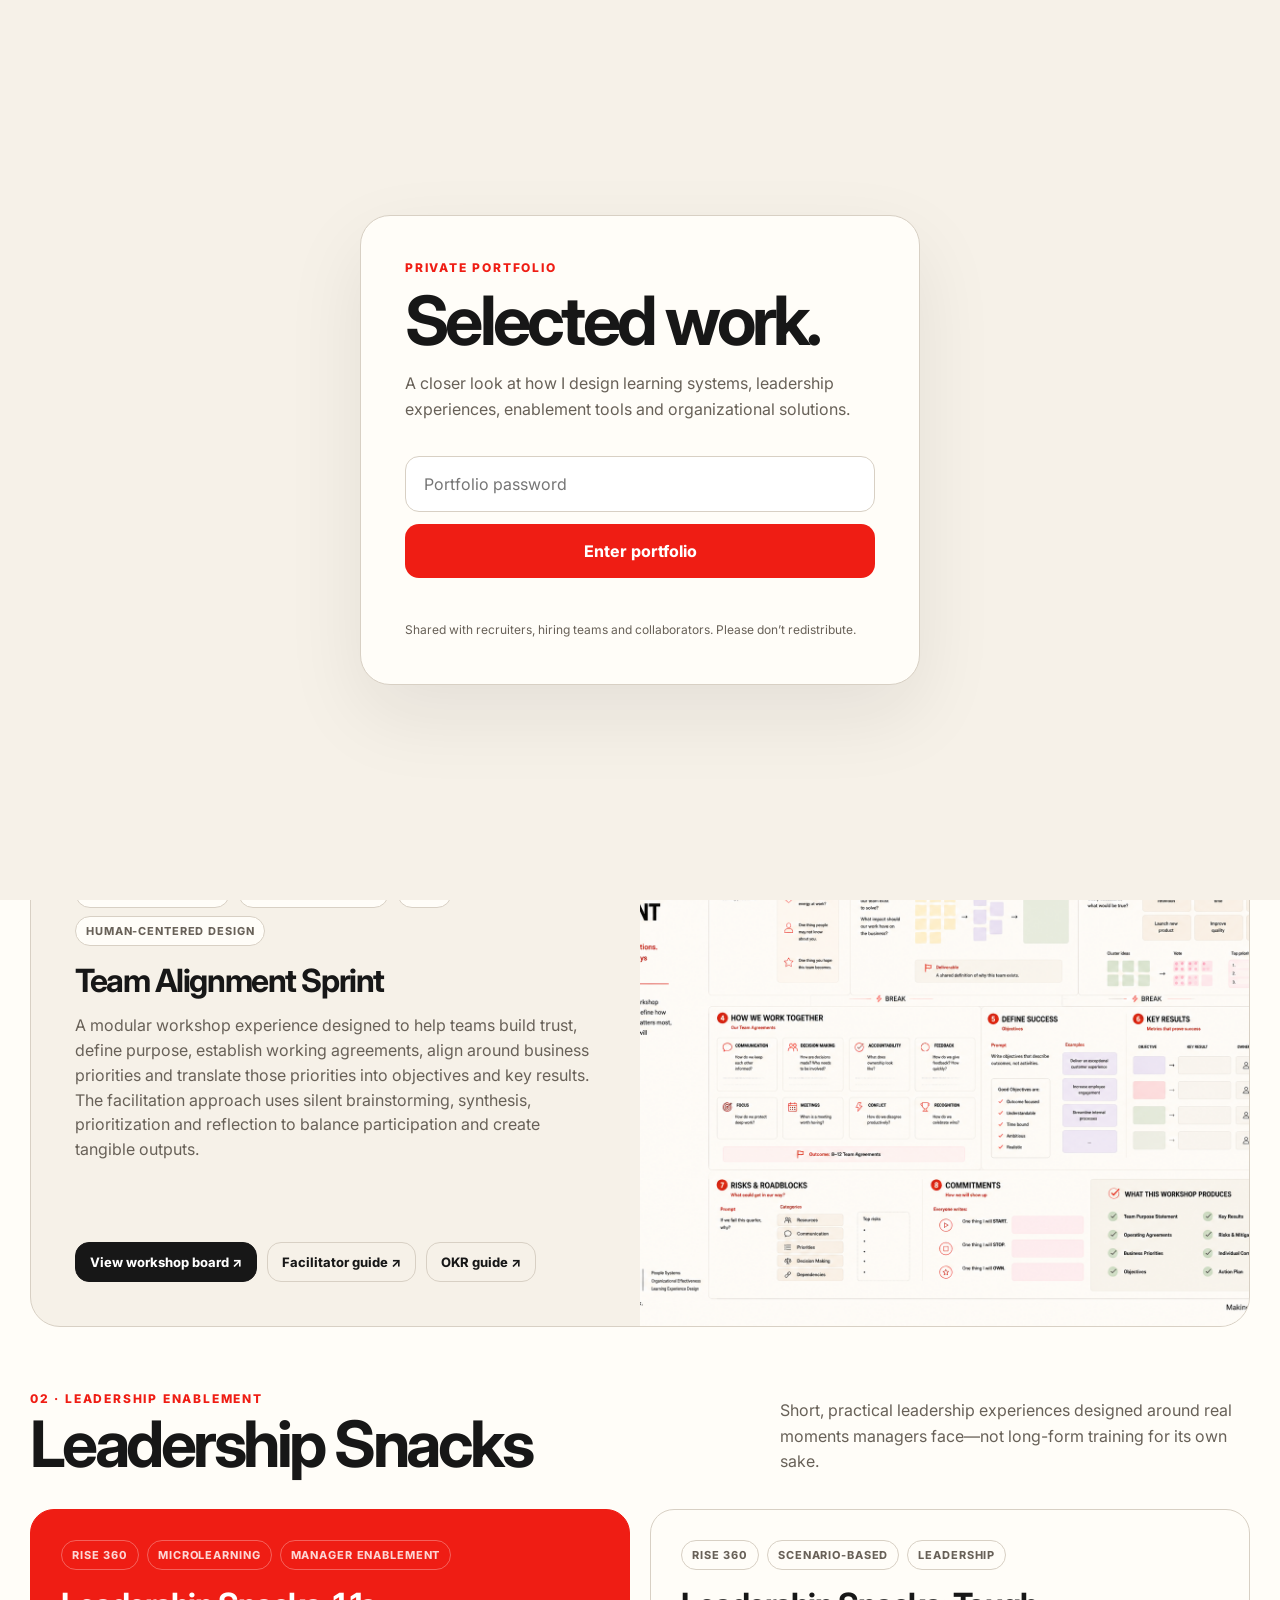
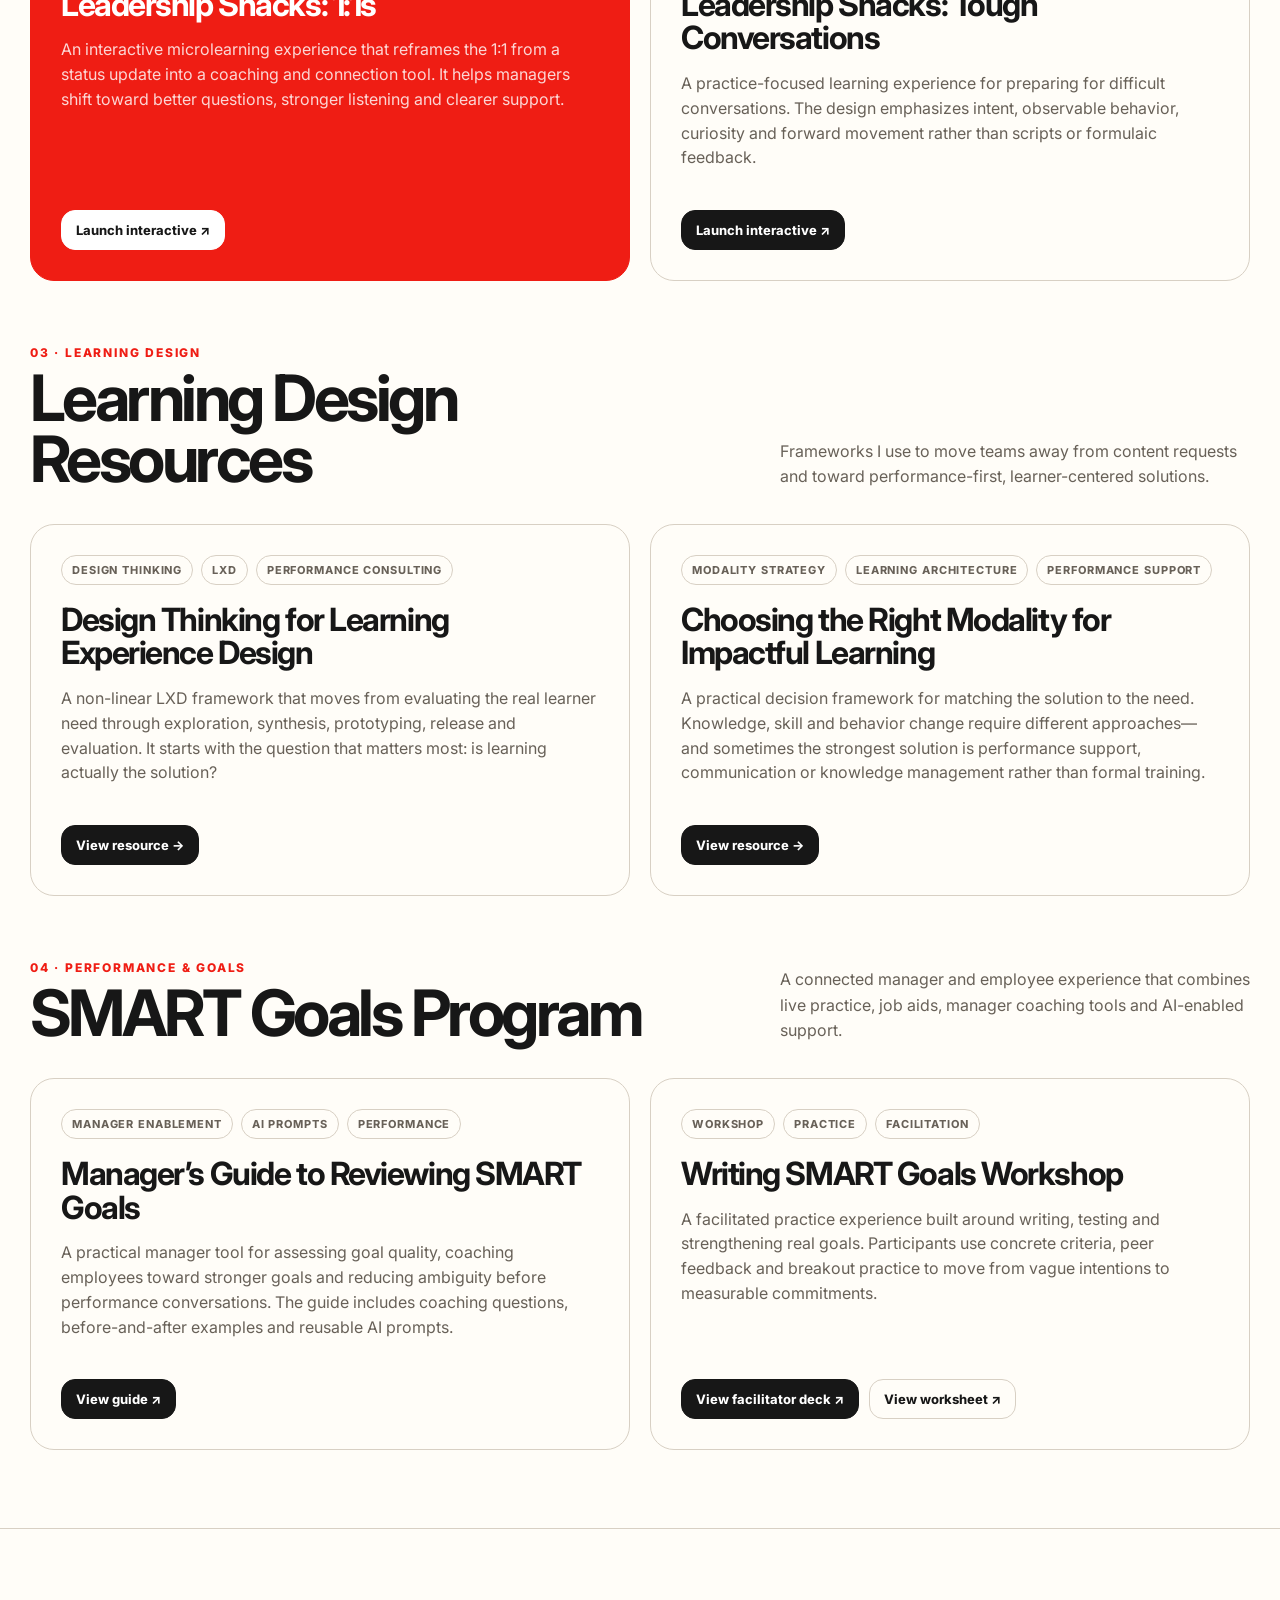
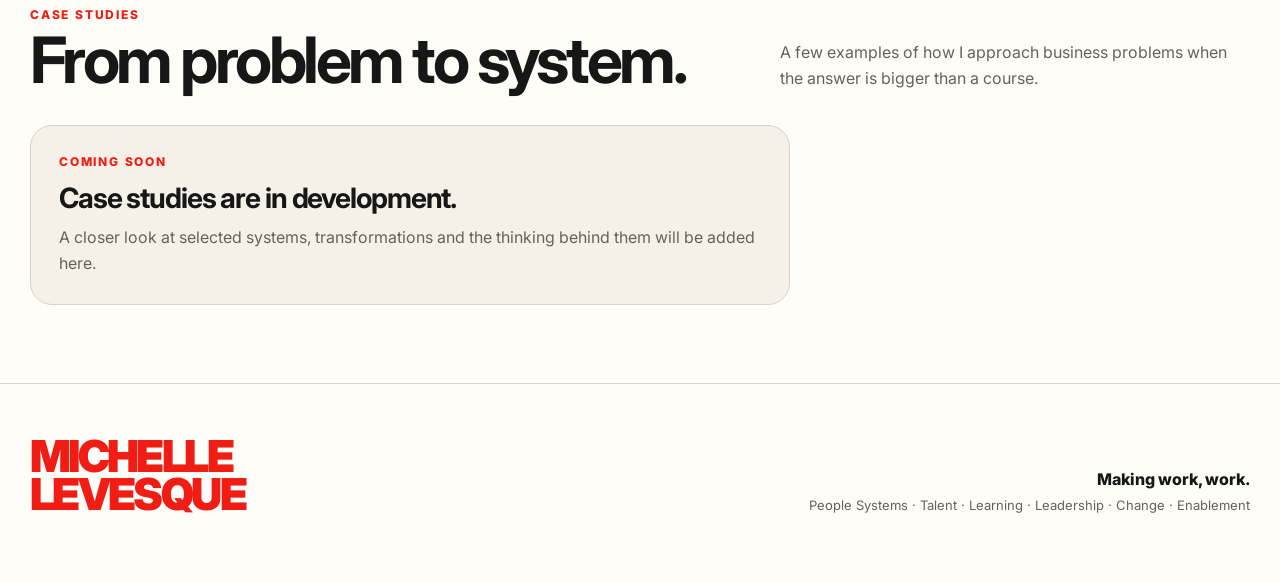
<file: index.html>
<!doctype html>
<html lang="en">
<head>
<meta charset="utf-8"><meta name="viewport" content="width=device-width,initial-scale=1">
<title>Selected Work | Michelle Levesque</title>
<link rel="preconnect" href="https://fonts.googleapis.com"><link rel="preconnect" href="https://fonts.gstatic.com" crossorigin>
<link href="https://fonts.googleapis.com/css2?family=Inter:wght@400;500;600;700;800;900&display=swap" rel="stylesheet">
<style>
:root{--red:#EF1D14;--cream:#F6F1E8;--off:#FFFDF8;--black:#171717;--gray:#686158;--border:#D8D0C4}
*{box-sizing:border-box}html{scroll-behavior:smooth}body{margin:0;background:var(--off);color:var(--black);font-family:Inter,-apple-system,BlinkMacSystemFont,"Segoe UI",sans-serif}a{color:inherit;text-decoration:none}
#gate{position:fixed;inset:0;background:var(--cream);z-index:99999;display:flex;align-items:center;justify-content:center;padding:24px}.gate-card{width:min(560px,100%);background:var(--off);border:1px solid var(--border);border-radius:30px;padding:44px;box-shadow:0 30px 80px rgba(23,23,23,.08)}.kicker{font-size:12px;font-weight:800;letter-spacing:.15em;text-transform:uppercase;color:var(--red)}.gate-card h1{font-size:clamp(42px,7vw,68px);line-height:.94;letter-spacing:-.055em;margin:14px 0 18px}.gate-card p{color:var(--gray);line-height:1.6}.gate-card input{width:100%;padding:17px 18px;border:1px solid var(--border);border-radius:14px;background:#fff;font:inherit;margin-top:18px;outline:none}.gate-card input:focus{border-color:var(--red);box-shadow:0 0 0 3px rgba(239,29,20,.1)}button,.button{display:inline-flex;align-items:center;justify-content:center;gap:8px;border-radius:14px;padding:14px 18px;font:inherit;font-weight:750;cursor:pointer;border:1px solid var(--black);background:var(--black);color:white}.gate-card button{width:100%;border:0;background:var(--red);margin-top:12px;padding:17px}#gate-error{min-height:20px;color:var(--red);font-size:13px;margin-top:10px}
.shell{width:min(1220px,calc(100% - 42px));margin:0 auto}header{padding:30px 0;border-bottom:1px solid var(--border);position:sticky;top:0;background:rgba(255,253,248,.92);backdrop-filter:blur(12px);z-index:100}nav{display:flex;align-items:center;justify-content:space-between;gap:24px}.brand{display:inline-flex;align-items:center}.brand img{display:block;width:148px;height:auto;max-height:48px;object-fit:contain;object-position:left center}.navlinks{display:flex;gap:22px;font-size:13px;font-weight:650;color:var(--gray)}
.hero{padding:92px 0 72px}.hero-grid{display:grid;grid-template-columns:1.25fr .75fr;gap:70px;align-items:end}.hero h1{font-size:clamp(62px,9vw,126px);line-height:.82;letter-spacing:-.07em;margin:18px 0 28px;max-width:900px}.hero p{font-size:20px;line-height:1.55;color:var(--gray);max-width:720px}.note{border-left:3px solid var(--red);padding:4px 0 4px 20px;color:var(--gray);font-size:14px;line-height:1.6}
section{padding:78px 0;border-top:1px solid var(--border)}.section-head{display:flex;justify-content:space-between;gap:40px;align-items:end;margin-bottom:34px}.section-head h2{font-size:clamp(38px,5vw,68px);letter-spacing:-.055em;line-height:.95;margin:8px 0 0}.section-head p{max-width:470px;color:var(--gray);line-height:1.6;margin:0}
.feature{background:var(--cream);border:1px solid var(--border);border-radius:30px;overflow:hidden;display:grid;grid-template-columns:1fr 1fr;margin-bottom:26px}.feature-copy{padding:44px;display:flex;flex-direction:column;justify-content:space-between;gap:40px}.feature img{width:100%;height:100%;min-height:420px;object-fit:cover;background:#fff}.tagrow{display:flex;gap:8px;flex-wrap:wrap}.tag{font-size:11px;text-transform:uppercase;letter-spacing:.08em;font-weight:750;border:1px solid var(--border);border-radius:999px;padding:7px 10px;color:var(--gray);background:var(--off)}.feature h3,.card h3{font-size:32px;letter-spacing:-.045em;line-height:1.05;margin:18px 0 12px}.feature-copy p,.card p{color:var(--gray);line-height:1.55}
.grid{display:grid;grid-template-columns:repeat(2,minmax(0,1fr));gap:20px}.card{border:1px solid var(--border);border-radius:24px;padding:30px;min-height:330px;background:var(--off);display:flex;flex-direction:column;justify-content:space-between;transition:.2s ease}.card:hover{transform:translateY(-3px);box-shadow:0 18px 40px rgba(23,23,23,.07)}.card.red{background:var(--red);color:#fff;border-color:var(--red)}.card.red p,.card.red .tag{color:rgba(255,255,255,.82)}.card.red .tag{border-color:rgba(255,255,255,.3);background:transparent}.card-actions{display:flex;gap:10px;flex-wrap:wrap;margin-top:24px}.button.secondary{background:transparent;color:var(--black);border-color:var(--border)}.card.red .button.secondary{color:#fff;border-color:rgba(255,255,255,.4)}.button.small{font-size:13px;padding:11px 14px}
.case-grid{display:grid;grid-template-columns:repeat(3,1fr);gap:18px}.case{border-top:4px solid var(--red);background:var(--cream);border-radius:0 0 22px 22px;padding:28px;min-height:360px;display:flex;flex-direction:column;justify-content:space-between}.case h3{font-size:27px;letter-spacing:-.04em;margin:14px 0 10px}.case p{color:var(--gray);line-height:1.55}.metric{font-size:36px;font-weight:900;letter-spacing:-.05em;margin-top:18px}.case button{align-self:flex-start;margin-top:22px}
.modal{position:fixed;inset:0;background:rgba(23,23,23,.52);z-index:9999;display:none;align-items:center;justify-content:center;padding:24px}.modal.open{display:flex}.modal-card{width:min(720px,100%);max-height:90vh;overflow:auto;background:var(--off);border-radius:26px;padding:38px;position:relative}.close{position:absolute;right:22px;top:20px;border:0;background:transparent;color:var(--black);font-size:30px;padding:0}.case-detail{display:grid;grid-template-columns:1fr 1fr;gap:18px;margin-top:26px}.case-detail div{background:var(--cream);border-radius:16px;padding:18px}.case-detail strong{display:block;margin-bottom:8px}
footer{padding:54px 0 70px;border-top:1px solid var(--border)}.footer-grid{display:flex;justify-content:space-between;gap:30px;align-items:end}.footer-name{font-size:44px;line-height:.85;font-weight:900;letter-spacing:-.06em;color:var(--red)}.signature{font-weight:800}
.missing{opacity:.45;pointer-events:none}
@media(max-width:850px){.hero-grid,.feature{grid-template-columns:1fr}.grid,.case-grid{grid-template-columns:1fr}.navlinks{display:none}.hero{padding-top:60px}.feature img{min-height:260px}.section-head{display:block}.section-head p{margin-top:18px}}
</style>
</head>
<body>
<div id="gate"><div class="gate-card"><div class="kicker">Private portfolio</div><h1>Selected work.</h1><p>A closer look at how I design learning systems, leadership experiences, enablement tools and organizational solutions.</p><form id="gate-form"><input id="password" type="password" placeholder="Portfolio password" autocomplete="current-password"><button>Enter portfolio</button><div id="gate-error"></div></form><p style="font-size:12px;margin-bottom:0">Shared with recruiters, hiring teams and collaborators. Please don’t redistribute.</p></div></div>
<header><div class="shell"><nav><a class="brand" href="#top" aria-label="Michelle Levesque"><img src="assets/logo.png" alt="Michelle Levesque"></a><div class="navlinks"><a href="#work">Work</a><a href="#cases">Case Studies</a><a href="https://michellelevesque.com">Main Site ↗</a></div></nav></div></header>
<main id="top">
<section class="hero" style="border:0"><div class="shell hero-grid"><div><div class="kicker">Selected work · 2026</div><h1>Making work,<br>work.</h1><p>I design systems and experiences that help people learn faster, lead better and get meaningful work done. This collection spans learning strategy, leadership enablement, facilitation, AI-enabled tools and organizational effectiveness.</p></div><div class="note"><strong>Portfolio note.</strong><br>Some samples have been recreated, anonymized or adapted from enterprise work. Company-specific branding, confidential information and proprietary content have been removed where appropriate.</div></div></section>

<section id="work"><div class="shell"><div class="section-head"><div><div class="kicker">01 · Team effectiveness</div><h2>Team Alignment Sprint</h2></div><p>A facilitated system for turning team identity, ways of working and strategic priorities into explicit agreements, measurable goals and shared accountability.</p></div>
<div class="feature"><div class="feature-copy"><div><div class="tagrow"><span class="tag">Facilitation Design</span><span class="tag">Org Effectiveness</span><span class="tag">OKRs</span><span class="tag">Human-Centered Design</span></div><h3>Team Alignment Sprint</h3><p>A modular workshop experience designed to help teams build trust, define purpose, establish working agreements, align around business priorities and translate those priorities into objectives and key results. The facilitation approach uses silent brainstorming, synthesis, prioritization and reflection to balance participation and create tangible outputs.</p></div><div class="card-actions"><a class="button small" href="assets/team-alignment-sprint.png" target="_blank">View workshop board ↗</a><a class="button secondary small external" data-link="teamAlignmentFacilitatorGuide" href="#">Facilitator guide ↗</a><a class="button secondary small external" data-link="teamAlignmentOKRGuide" href="#">OKR guide ↗</a></div></div><img src="assets/team-alignment-sprint.png" alt="Team Alignment Sprint workshop overview"></div>

<div class="section-head" style="margin-top:64px"><div><div class="kicker">02 · Leadership enablement</div><h2>Leadership Snacks</h2></div><p>Short, practical leadership experiences designed around real moments managers face—not long-form training for its own sake.</p></div>
<div class="grid"><article class="card red"><div><div class="tagrow"><span class="tag">Rise 360</span><span class="tag">Microlearning</span><span class="tag">Manager Enablement</span></div><h3>Leadership Snacks: 1:1s</h3><p>An interactive microlearning experience that reframes the 1:1 from a status update into a coaching and connection tool. It helps managers shift toward better questions, stronger listening and clearer support.</p></div><div class="card-actions"><a class="button small" style="background:white;color:#171717;border-color:white" href="rise/leadership-snacks-1-1s/" target="_blank">Launch interactive ↗</a></div></article>
<article class="card"><div><div class="tagrow"><span class="tag">Rise 360</span><span class="tag">Scenario-Based</span><span class="tag">Leadership</span></div><h3>Leadership Snacks: Tough Conversations</h3><p>A practice-focused learning experience for preparing for difficult conversations. The design emphasizes intent, observable behavior, curiosity and forward movement rather than scripts or formulaic feedback.</p></div><div class="card-actions"><a class="button small" href="rise/leadership-snacks-tough-conversations/" target="_blank">Launch interactive ↗</a></div></article></div>

<div class="section-head" style="margin-top:64px"><div><div class="kicker">03 · Learning design</div><h2>Learning Design Resources</h2></div><p>Frameworks I use to move teams away from content requests and toward performance-first, learner-centered solutions.</p></div>
<div class="grid"><article class="card"><div><div class="tagrow"><span class="tag">Design Thinking</span><span class="tag">LXD</span><span class="tag">Performance Consulting</span></div><h3>Design Thinking for Learning Experience Design</h3><p>A non-linear LXD framework that moves from evaluating the real learner need through exploration, synthesis, prototyping, release and evaluation. It starts with the question that matters most: is learning actually the solution?</p></div><div class="card-actions"><a class="button small external" data-link="learningDesignFramework" href="#" target="_blank" rel="noopener">View resource →</a></div></article>
<article class="card"><div><div class="tagrow"><span class="tag">Modality Strategy</span><span class="tag">Learning Architecture</span><span class="tag">Performance Support</span></div><h3>Choosing the Right Modality for Impactful Learning</h3><p>A practical decision framework for matching the solution to the need. Knowledge, skill and behavior change require different approaches—and sometimes the strongest solution is performance support, communication or knowledge management rather than formal training.</p></div><div class="card-actions"><a class="button small external" data-link="learningNeedsModalities" href="#" target="_blank" rel="noopener">View resource →</a></div></article></div>

<div class="section-head" style="margin-top:64px"><div><div class="kicker">04 · Performance & goals</div><h2>SMART Goals Program</h2></div><p>A connected manager and employee experience that combines live practice, job aids, manager coaching tools and AI-enabled support.</p></div>
<div class="grid"><article class="card"><div><div class="tagrow"><span class="tag">Manager Enablement</span><span class="tag">AI Prompts</span><span class="tag">Performance</span></div><h3>Manager’s Guide to Reviewing SMART Goals</h3><p>A practical manager tool for assessing goal quality, coaching employees toward stronger goals and reducing ambiguity before performance conversations. The guide includes coaching questions, before-and-after examples and reusable AI prompts.</p></div><div class="card-actions"><a class="button small external" data-link="smartGoalsManagerGuide" href="#">View guide ↗</a></div></article>
<article class="card"><div><div class="tagrow"><span class="tag">Workshop</span><span class="tag">Practice</span><span class="tag">Facilitation</span></div><h3>Writing SMART Goals Workshop</h3><p>A facilitated practice experience built around writing, testing and strengthening real goals. Participants use concrete criteria, peer feedback and breakout practice to move from vague intentions to measurable commitments.</p></div><div class="card-actions"><a class="button small external" data-link="smartGoalsFacilitatorDeck" href="#">View facilitator deck ↗</a><a class="button secondary small external" data-link="smartGoalsWorksheet" href="#">View worksheet ↗</a></div></article></div>
</div></section>

<section id="cases"><div class="shell"><div class="section-head"><div><div class="kicker">Case studies</div><h2>From problem to system.</h2></div><p>A few examples of how I approach business problems when the answer is bigger than a course.</p></div>
<div class="case-placeholder" style="border:1px solid var(--border);border-radius:22px;padding:28px;background:var(--cream);max-width:760px;"><div class="kicker">Coming soon</div><h3 style="font-size:28px;letter-spacing:-.04em;margin:12px 0 10px;">Case studies are in development.</h3><p style="color:var(--gray);line-height:1.6;margin:0;">A closer look at selected systems, transformations and the thinking behind them will be added here.</p></div>
</div></section>
</main>
<footer><div class="shell footer-grid"><div class="footer-name">MICHELLE<br>LEVESQUE</div><div style="text-align:right"><div class="signature">Making work, work.</div><div style="color:var(--gray);font-size:13px;margin-top:8px">People Systems · Talent · Learning · Leadership · Change · Enablement</div></div></div></footer>

<script src="links.js"></script>
<script>
const PASSWORD_HASH='3e6b6e77e9936a27550362531a746eefe4985108cf3ecc8f4fbf607be48dba01';
async function sha(s){const b=await crypto.subtle.digest('SHA-256',new TextEncoder().encode(s));return [...new Uint8Array(b)].map(x=>x.toString(16).padStart(2,'0')).join('')}
function unlock(){document.getElementById('gate').style.display='none';sessionStorage.setItem('mlPortfolioAccess','1')}
if(sessionStorage.getItem('mlPortfolioAccess')==='1')unlock();
document.getElementById('gate-form').addEventListener('submit',async e=>{e.preventDefault();if(await sha(document.getElementById('password').value)===PASSWORD_HASH)unlock();else document.getElementById('gate-error').textContent='That password doesn’t match. Try again.'});

const links=window.PORTFOLIO_LINKS||{};document.querySelectorAll('.external').forEach(a=>{const u=links[a.dataset.link];if(u&&u!=='#'){a.href=u;a.target='_blank'}else{a.classList.add('missing');a.title='Add this URL in links.js'}});
</script>
</body></html>
</file>
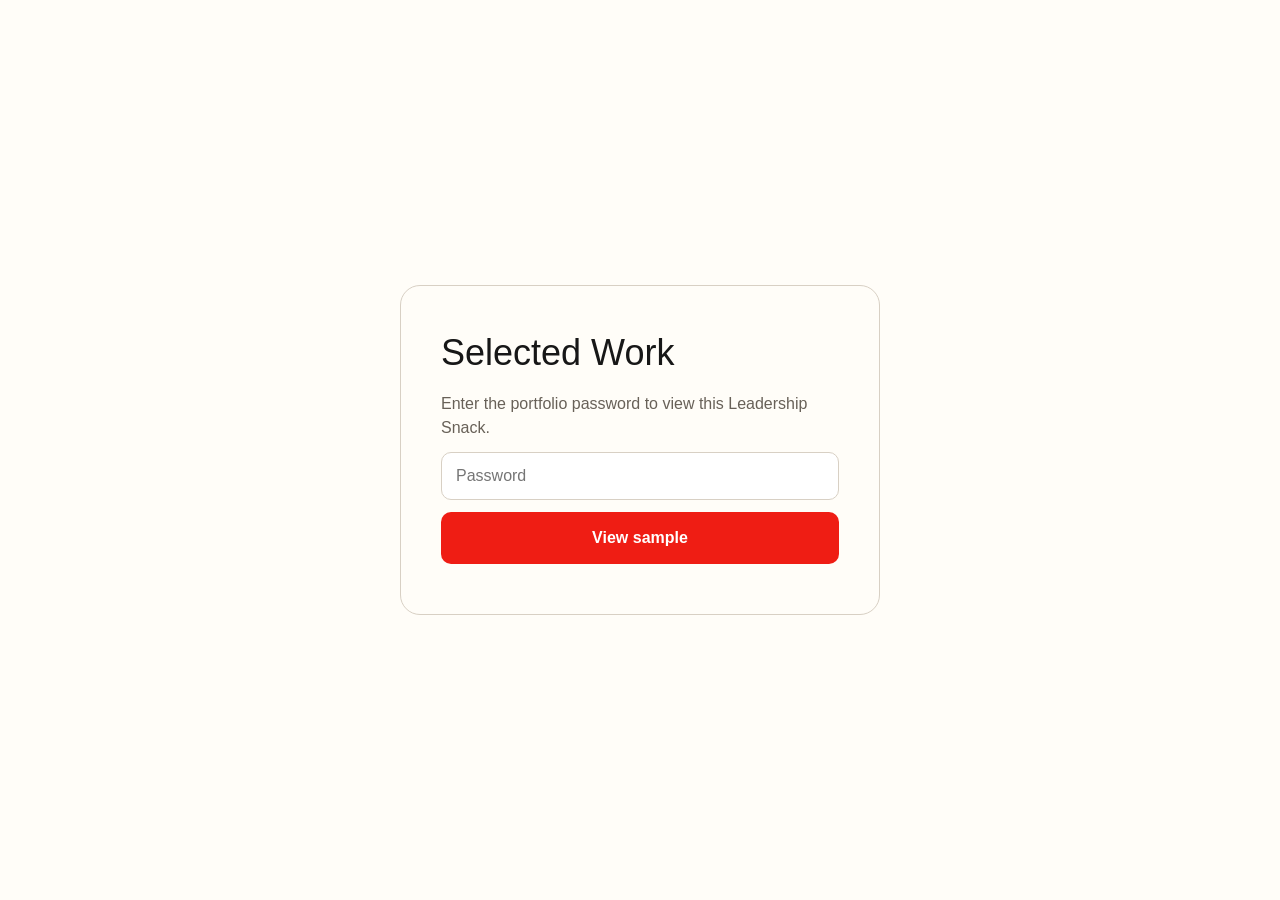
<file: rise/leadership-snacks-1-1s/index.html>
<!doctype html>
<!-- 
course package version: 7Q6SHLb3
rise_frontend sha: 98ac12b455642e4385afce6d5a850cb9b98d5d4d
ai_scenario sha: 32307d9adf20c2ef70dbe43adbb7ed4ef85c803d
learn_distribution_frontend sha: 8fddd2f56528f29818193d9cc1c8115b83bb6966
mondrian sha: 1fd93b55a7b901afb36181dedb537525f8703c44
sandbox sha: 42753f3391b109fa3788c525c22880445ab48325
 -->
<html lang="en">
  <head>
    <meta charset="utf-8">
    <meta name="viewport" content="width=device-width,initial-scale=1">
    <title>Leadership Snacks: 1:1s</title>
    
    <script type="application/json" id="__CONFIG__">
      {"remoteManifest":{"ai_scenario":{".js":["ai-scenario/entry.js"]},"learn_distribution_frontend":{".js":["learn_dist/entry.js"]},"mondrian":{".js":["mondrian/entry.js"]}},"assetTargetPrefixes":{"media":"assets","font":"lib/fonts"},"loadOnlyInLms":false}
    </script>
    
    <script src="lib/dist/8f089cd2.js"></script>
  <style id="mighty-placeholder-anti-flash">[data-block-id]:not([data-mighty-loaded]):has(
  a[href*="iookjkkaipndkbpfiniajpblkmoenidm"]
) {
  visibility: hidden;
  pointer-events: none;
}</style></head>
  <body>
    <div id="app"></div>
    
      <script src="lib/rise/91c01367.js"></script>
    
  <script src="./mighty/mighty-features.js"></script><script src="./mighty/runtime/main.js"></script><script src="./mighty/runtime/runtime.js"></script><link rel="stylesheet" href="./mighty/runtime/mighty-packaged-course-runtime.css"><link rel="stylesheet" href="./mighty/mighty-additional-fonts.css"><link rel="stylesheet" href="./mighty/mighty-global-styles.css">
<style>
#ml-gate {
  position: fixed;
  inset: 0;
  z-index: 2147483647;
  background: #FFFDF8;
  display: flex;
  align-items: center;
  justify-content: center;
  padding: 24px;
  font-family: Arial, sans-serif;
  color: #171717;
}
#ml-gate-card {
  width: min(480px, 100%);
  padding: 40px;
  border: 1px solid #D8D0C4;
  border-radius: 20px;
  background: #FFFDF8;
}
#ml-gate h1 { margin: 0 0 12px; font-size: 36px; }
#ml-gate p { color: #686158; line-height: 1.5; }
#ml-gate input {
  width: 100%;
  box-sizing: border-box;
  padding: 14px;
  margin-top: 12px;
  border: 1px solid #D8D0C4;
  border-radius: 10px;
  font-size: 16px;
}
#ml-gate button {
  width: 100%;
  margin-top: 12px;
  padding: 14px;
  border: 0;
  border-radius: 10px;
  background: #EF1D14;
  color: white;
  font-weight: bold;
  font-size: 16px;
  cursor: pointer;
}
#ml-error { color: #EF1D14; margin-top: 10px; }
</style>

<div id="ml-gate">
  <div id="ml-gate-card">
    <h1>Selected Work</h1>
    <p>Enter the portfolio password to view this Leadership Snack.</p>
    <form id="ml-gate-form">
      <input id="ml-password" type="password" placeholder="Password" autofocus>
      <button type="submit">View sample</button>
      <div id="ml-error"></div>
    </form>
  </div>
</div>

<script>
(function() {
  const HASH = "3e6b6e77e9936a27550362531a746eefe4985108cf3ecc8f4fbf607be48dba01";
  const gate = document.getElementById("ml-gate");

  async function sha256(value) {
    const data = new TextEncoder().encode(value);
    const hash = await crypto.subtle.digest("SHA-256", data);
    return Array.from(new Uint8Array(hash))
      .map(b => b.toString(16).padStart(2, "0"))
      .join("");
  }

  document.getElementById("ml-gate-form").addEventListener("submit", async function(e) {
    e.preventDefault();
    const value = document.getElementById("ml-password").value;
    if (await sha256(value) === HASH) {
      gate.remove();
    } else {
      document.getElementById("ml-error").textContent = "That password doesn't match. Try again.";
    }
  });
})();
</script>

</body>
</html>
</file>
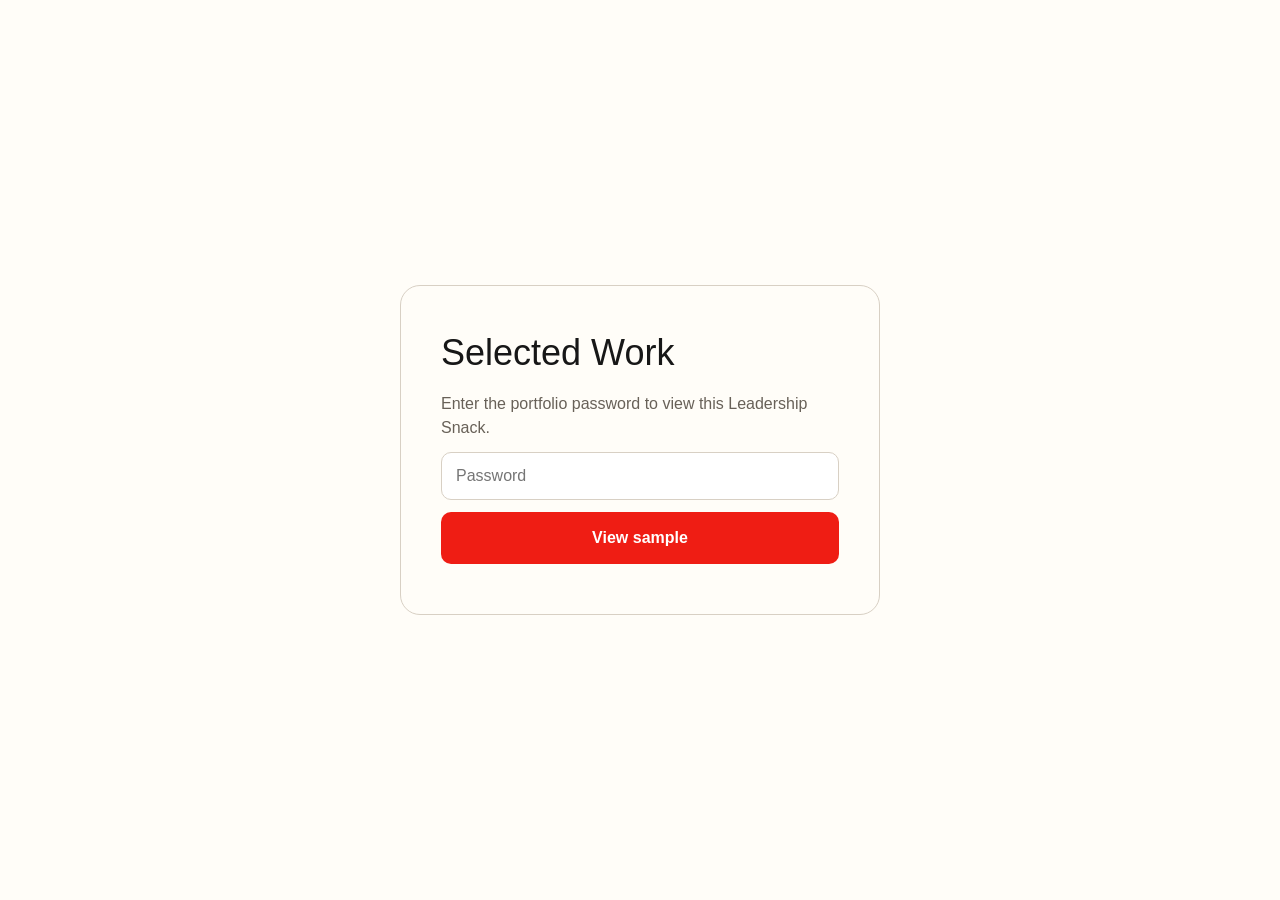
<file: rise/leadership-snacks-tough-conversations/index.html>
<!doctype html>
<!-- 
course package version: VcLSwK2T
rise_frontend sha: 98ac12b455642e4385afce6d5a850cb9b98d5d4d
ai_scenario sha: 32307d9adf20c2ef70dbe43adbb7ed4ef85c803d
learn_distribution_frontend sha: 8fddd2f56528f29818193d9cc1c8115b83bb6966
mondrian sha: 1fd93b55a7b901afb36181dedb537525f8703c44
sandbox sha: 42753f3391b109fa3788c525c22880445ab48325
 -->
<html lang="en">
  <head>
    <meta charset="utf-8">
    <meta name="viewport" content="width=device-width,initial-scale=1">
    <title>Leadership Snacks: Tough Conversations </title>
    
    <script type="application/json" id="__CONFIG__">
      {"remoteManifest":{"ai_scenario":{".js":["ai-scenario/entry.js"]},"learn_distribution_frontend":{".js":["learn_dist/entry.js"]},"mondrian":{".js":["mondrian/entry.js"]}},"assetTargetPrefixes":{"media":"assets","font":"lib/fonts"},"loadOnlyInLms":false}
    </script>
    
    <script src="lib/dist/8f089cd2.js"></script>
  <style id="mighty-placeholder-anti-flash">[data-block-id]:not([data-mighty-loaded]):has(
  a[href*="iookjkkaipndkbpfiniajpblkmoenidm"]
) {
  visibility: hidden;
  pointer-events: none;
}</style></head>
  <body>
    <div id="app"></div>
    
      <script src="lib/rise/91c01367.js"></script>
    
  <script src="./mighty/mighty-features.js"></script><script src="./mighty/runtime/main.js"></script><script src="./mighty/runtime/runtime.js"></script><link rel="stylesheet" href="./mighty/runtime/mighty-packaged-course-runtime.css"><link rel="stylesheet" href="./mighty/mighty-additional-fonts.css"><link rel="stylesheet" href="./mighty/mighty-global-styles.css">
<style>
#ml-gate {
  position: fixed;
  inset: 0;
  z-index: 2147483647;
  background: #FFFDF8;
  display: flex;
  align-items: center;
  justify-content: center;
  padding: 24px;
  font-family: Arial, sans-serif;
  color: #171717;
}
#ml-gate-card {
  width: min(480px, 100%);
  padding: 40px;
  border: 1px solid #D8D0C4;
  border-radius: 20px;
  background: #FFFDF8;
}
#ml-gate h1 { margin: 0 0 12px; font-size: 36px; }
#ml-gate p { color: #686158; line-height: 1.5; }
#ml-gate input {
  width: 100%;
  box-sizing: border-box;
  padding: 14px;
  margin-top: 12px;
  border: 1px solid #D8D0C4;
  border-radius: 10px;
  font-size: 16px;
}
#ml-gate button {
  width: 100%;
  margin-top: 12px;
  padding: 14px;
  border: 0;
  border-radius: 10px;
  background: #EF1D14;
  color: white;
  font-weight: bold;
  font-size: 16px;
  cursor: pointer;
}
#ml-error { color: #EF1D14; margin-top: 10px; }
</style>

<div id="ml-gate">
  <div id="ml-gate-card">
    <h1>Selected Work</h1>
    <p>Enter the portfolio password to view this Leadership Snack.</p>
    <form id="ml-gate-form">
      <input id="ml-password" type="password" placeholder="Password" autofocus>
      <button type="submit">View sample</button>
      <div id="ml-error"></div>
    </form>
  </div>
</div>

<script>
(function() {
  const HASH = "3e6b6e77e9936a27550362531a746eefe4985108cf3ecc8f4fbf607be48dba01";
  const gate = document.getElementById("ml-gate");

  async function sha256(value) {
    const data = new TextEncoder().encode(value);
    const hash = await crypto.subtle.digest("SHA-256", data);
    return Array.from(new Uint8Array(hash))
      .map(b => b.toString(16).padStart(2, "0"))
      .join("");
  }

  document.getElementById("ml-gate-form").addEventListener("submit", async function(e) {
    e.preventDefault();
    const value = document.getElementById("ml-password").value;
    if (await sha256(value) === HASH) {
      gate.remove();
    } else {
      document.getElementById("ml-error").textContent = "That password doesn't match. Try again.";
    }
  });
})();
</script>

</body>
</html>
</file>
<file: rise/leadership-snacks-1-1s/mighty/runtime/mighty-packaged-course-runtime.css>
@charset "UTF-8";:root{--maestro-block-ui-button-font-family: var(--maestro-host-font-family-ui);--maestro-block-ui-button-color: var(--maestro-host-accent-contrast-color);--maestro-block-ui-button-background-color: var( --maestro-host-accent-color );--maestro-block-ui-button-border-width: 1px;--maestro-block-ui-button-border-radius: 20px;--maestro-block-ui-button-border-color: var(--maestro-host-accent-color);--maestro-block-ui-button-width: fit-content;--maestro-block-ui-button-box-shadow: none;--maestro-block-ui-button-border-color-disabled: #d4d4d4;--maestro-block-ui-button-background-color-disabled: #d4d4d4;--maestro-block-ui-button-color-disabled: #030712}span.mighty-inline-code{border:1px solid #dedede;border-radius:4px;background:#f7f7f7;color:#c01443;padding:0 4px;line-height:100%;font-weight:100;font-family:monospace!important}.fr-view ol,.fr-view ul{list-style:revert}.fr-view li::marker{color:var(--marker-color, currentColor);font-size:var(--marker-size, inherit)}.blocks-tabs[data-mighty-block-id]{transition:padding 0s ease-in-out 0s}.blocks-tabs[data-mighty-block-id][data-mighty-disable-rise-design-settings=true]{padding-top:0!important;padding-bottom:0!important;background-color:#fff0!important;transition:padding 0s ease-in-out 0s}.blocks-tabs[data-mighty-block-id] .blocks-tabs__container{overflow:visible}.blocks-tabs[data-mighty-block-id] .blocks-tabs__wrapper{display:none!important}.blocks-tabs[data-mighty-block-id] .mighty-block-inner-container{font-family:var(--font-family-body);display:block}.blocks-tabs[data-mighty-block-id][data-mighty-block-layout=full-width]{width:100%}.blocks-tabs[data-mighty-block-id][data-mighty-block-layout=full-width] .blocks-tabs__container:not(.content-width),.blocks-tabs[data-mighty-block-id][data-mighty-block-layout=full-width] .block-text__container:not(.content-width){max-width:100%!important;width:100%!important;padding:0!important}.blocks-tabs[data-mighty-block-id][data-mighty-block-layout=full-width] .blocks-tabs__row:not(.content-width),.blocks-tabs[data-mighty-block-id][data-mighty-block-layout=full-width] .block-text__row:not(.content-width){margin:0!important}.blocks-tabs[data-mighty-block-id][data-mighty-block-layout=full-width] .blocks-tabs__col:not(.content-width),.blocks-tabs[data-mighty-block-id][data-mighty-block-layout=full-width] .block-text__col:not(.content-width){margin:0!important;width:100%!important;padding:0!important}.blocks-tabs[data-mighty-block-id][data-mighty-block-layout=full-width].blocks-lesson-slide__connected-blocks{width:100vw;width:100dvw}@media (min-width: 1080px) and (max-width: 1305px){.course-navigation__sidebar--nav-open .mighty-medium-width-container{width:75%!important;padding-left:1.5rem!important;padding-right:1.5rem!important}}@media (min-width: 960px) and (max-width: 1079px){.course-navigation__sidebar--nav-open .mighty-medium-width-container{width:88%!important;padding-left:1.5rem!important;padding-right:1.5rem!important}}.tippy-box[data-theme=mighty-light]{background:#fff;border-radius:8px;padding:16px 24px;font-size:16px;color:#1b1d1f;box-shadow:0 4px 4px #00000040}.noOutline>div>div{box-shadow:0 0 transparent!important}li span{vertical-align:top}.one-page .blocks-lesson-slide__connected-blocks,.one-page .blocks-lesson-slide__connected-blocks .blocks-lesson-slide__connected-blocks{padding-inline-end:0!important}.one-page .blocks-lesson-slide__connected-blocks[data-mighty-block-type="mighty/mighty-transition"]{flex-grow:0!important}
</file>
<file: rise/leadership-snacks-1-1s/mighty/mighty-additional-fonts.css>
@font-face {
  font-family: 'Sofia Pro';
  src: url('../lib/fonts/9ccgIvYCZezzToG-.woff') format('woff');
  font-weight: 400;
  font-style: italic;
}

@font-face {
  font-family: 'Sofia Pro';
  src: url('../lib/fonts/Zz6IyumtVfFSraOx.woff') format('woff');
  font-weight: 700;
  font-style: normal;
}

@font-face {
  font-family: 'Sofia Pro';
  src: url('../lib/fonts/INZPMhFc-_r9nvLT.woff') format('woff');
  font-weight: 400;
  font-style: normal;
}
</file>
<file: rise/leadership-snacks-1-1s/mighty/mighty-global-styles.css>
:root {
  --mighty-theme-color: #cb1810;
}
</file>
<file: rise/leadership-snacks-tough-conversations/mighty/runtime/mighty-packaged-course-runtime.css>
@charset "UTF-8";:root{--maestro-block-ui-button-font-family: var(--maestro-host-font-family-ui);--maestro-block-ui-button-color: var(--maestro-host-accent-contrast-color);--maestro-block-ui-button-background-color: var( --maestro-host-accent-color );--maestro-block-ui-button-border-width: 1px;--maestro-block-ui-button-border-radius: 20px;--maestro-block-ui-button-border-color: var(--maestro-host-accent-color);--maestro-block-ui-button-width: fit-content;--maestro-block-ui-button-box-shadow: none;--maestro-block-ui-button-border-color-disabled: #d4d4d4;--maestro-block-ui-button-background-color-disabled: #d4d4d4;--maestro-block-ui-button-color-disabled: #030712}span.mighty-inline-code{border:1px solid #dedede;border-radius:4px;background:#f7f7f7;color:#c01443;padding:0 4px;line-height:100%;font-weight:100;font-family:monospace!important}.fr-view ol,.fr-view ul{list-style:revert}.fr-view li::marker{color:var(--marker-color, currentColor);font-size:var(--marker-size, inherit)}.blocks-tabs[data-mighty-block-id]{transition:padding 0s ease-in-out 0s}.blocks-tabs[data-mighty-block-id][data-mighty-disable-rise-design-settings=true]{padding-top:0!important;padding-bottom:0!important;background-color:#fff0!important;transition:padding 0s ease-in-out 0s}.blocks-tabs[data-mighty-block-id] .blocks-tabs__container{overflow:visible}.blocks-tabs[data-mighty-block-id] .blocks-tabs__wrapper{display:none!important}.blocks-tabs[data-mighty-block-id] .mighty-block-inner-container{font-family:var(--font-family-body);display:block}.blocks-tabs[data-mighty-block-id][data-mighty-block-layout=full-width]{width:100%}.blocks-tabs[data-mighty-block-id][data-mighty-block-layout=full-width] .blocks-tabs__container:not(.content-width),.blocks-tabs[data-mighty-block-id][data-mighty-block-layout=full-width] .block-text__container:not(.content-width){max-width:100%!important;width:100%!important;padding:0!important}.blocks-tabs[data-mighty-block-id][data-mighty-block-layout=full-width] .blocks-tabs__row:not(.content-width),.blocks-tabs[data-mighty-block-id][data-mighty-block-layout=full-width] .block-text__row:not(.content-width){margin:0!important}.blocks-tabs[data-mighty-block-id][data-mighty-block-layout=full-width] .blocks-tabs__col:not(.content-width),.blocks-tabs[data-mighty-block-id][data-mighty-block-layout=full-width] .block-text__col:not(.content-width){margin:0!important;width:100%!important;padding:0!important}.blocks-tabs[data-mighty-block-id][data-mighty-block-layout=full-width].blocks-lesson-slide__connected-blocks{width:100vw;width:100dvw}@media (min-width: 1080px) and (max-width: 1305px){.course-navigation__sidebar--nav-open .mighty-medium-width-container{width:75%!important;padding-left:1.5rem!important;padding-right:1.5rem!important}}@media (min-width: 960px) and (max-width: 1079px){.course-navigation__sidebar--nav-open .mighty-medium-width-container{width:88%!important;padding-left:1.5rem!important;padding-right:1.5rem!important}}.tippy-box[data-theme=mighty-light]{background:#fff;border-radius:8px;padding:16px 24px;font-size:16px;color:#1b1d1f;box-shadow:0 4px 4px #00000040}.noOutline>div>div{box-shadow:0 0 transparent!important}li span{vertical-align:top}.one-page .blocks-lesson-slide__connected-blocks,.one-page .blocks-lesson-slide__connected-blocks .blocks-lesson-slide__connected-blocks{padding-inline-end:0!important}.one-page .blocks-lesson-slide__connected-blocks[data-mighty-block-type="mighty/mighty-transition"]{flex-grow:0!important}
</file>
<file: rise/leadership-snacks-tough-conversations/mighty/mighty-additional-fonts.css>
@font-face {
  font-family: 'Sofia Pro';
  src: url('../lib/fonts/9ccgIvYCZezzToG-.woff') format('woff');
  font-weight: 400;
  font-style: italic;
}

@font-face {
  font-family: 'Sofia Pro';
  src: url('../lib/fonts/Zz6IyumtVfFSraOx.woff') format('woff');
  font-weight: 700;
  font-style: normal;
}

@font-face {
  font-family: 'Sofia Pro';
  src: url('../lib/fonts/INZPMhFc-_r9nvLT.woff') format('woff');
  font-weight: 400;
  font-style: normal;
}
</file>
<file: rise/leadership-snacks-tough-conversations/mighty/mighty-global-styles.css>
:root {
  --mighty-theme-color: #a8e471;
}
</file>
